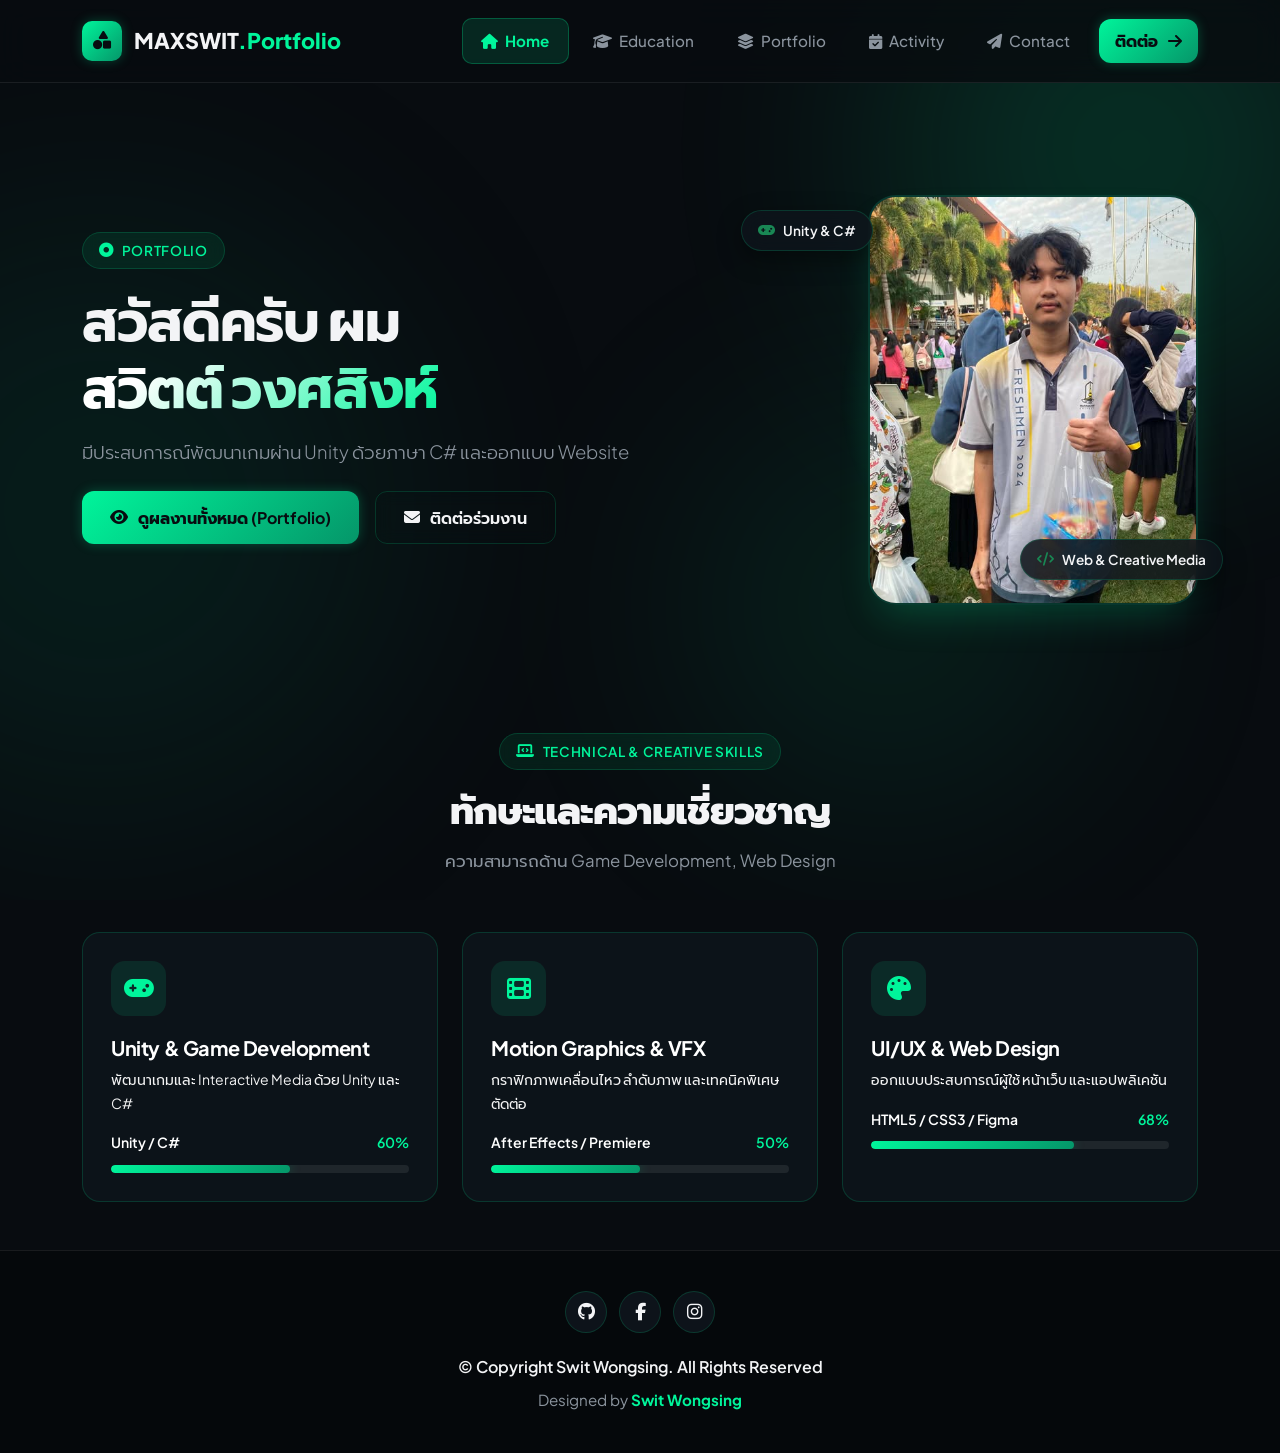
<file: index.html>
<!DOCTYPE html>
<html lang="th">
<head>
  <meta charset="UTF-8">
  <meta name="viewport" content="width=device-width, initial-scale=1.0">
  <title>Maxswit | Portfolio </title>
  <meta name="description" content="Portfolio ส่วนตัวสำหรับนักศึกษาสาขาสื่อนฤมิต (Creative Media) - 3D Art, Motion Graphics, UI/UX Design, Interactive Media">
  
  <!-- Bootstrap 5 CSS CDN -->
  <link href="https://cdn.jsdelivr.net/npm/bootstrap@5.3.3/dist/css/bootstrap.min.css" rel="stylesheet">
  
  <!-- Font Awesome 6 CDN -->
  <link rel="stylesheet" href="https://cdnjs.cloudflare.com/ajax/libs/font-awesome/6.5.2/css/all.min.css">
  
  <!-- Custom CSS -->
  <link rel="stylesheet" href="assets/css/style.css">
</head>
<body>

  <!-- Ambient Lighting Effects -->
  <div class="bg-ambient">
    <div class="ambient-blob blob-1"></div>
    <div class="ambient-blob blob-2"></div>
    <div class="ambient-blob blob-3"></div>
  </div>

  <!-- =========================================================================
       Navigation Bar
       ========================================================================= -->
  <nav class="navbar navbar-expand-lg navbar-dark navbar-custom sticky-top">
    <div class="container">
      <a class="navbar-brand" href="index.html">
        <div class="brand-icon">
          <i class="fas fa-shapes"></i>
        </div>
        <span>MAXSWIT<span class="green-highlight">.Portfolio</span></span>
      </a>

      <button class="navbar-toggler" type="button" data-bs-toggle="collapse" data-bs-target="#portfolioNav" aria-controls="portfolioNav" aria-expanded="false" aria-label="สลับแถบเมนู">
        <span class="navbar-toggler-icon"></span>
      </button>

      <div class="collapse navbar-collapse" id="portfolioNav">
        <ul class="navbar-nav ms-auto mb-2 mb-lg-0 align-items-lg-center">
          <li class="nav-item">
            <a class="nav-link active" href="index.html"><i class="fas fa-home me-1"></i> Home</a>
          </li>
          <li class="nav-item">
            <a class="nav-link" href="education.html"><i class="fas fa-graduation-cap me-1"></i> Education</a>
          </li>
          <li class="nav-item">
            <a class="nav-link" href="portfolio.html"><i class="fas fa-layer-group me-1"></i> Portfolio</a>
          </li>
          <li class="nav-item">
            <a class="nav-link" href="activity.html"><i class="fas fa-calendar-check me-1"></i> Activity</a>
          </li>
          <li class="nav-item">
            <a class="nav-link" href="contact.html"><i class="fas fa-paper-plane me-1"></i> Contact</a>
          </li>
          <li class="nav-item ms-lg-2 mt-2 mt-lg-0">
            <a href="contact.html" class="btn-creative-primary py-2 px-3 fs-6">
              <span>ติดต่อ</span>
              <i class="fas fa-arrow-right"></i>
            </a>
          </li>
        </ul>
      </div>
    </div>
  </nav>

  <!-- =========================================================================
       Hero Section (แนะนำตัวเอง & รูปตัวเอง)
       ========================================================================= -->
  <main>
    <section class="hero-section">
      <div class="container">
        <div class="row align-items-center g-5">
          <!-- Text Introduction Column -->
          <div class="col-lg-7 text-center text-lg-start">
            <div class="section-badge">
              <i class="fas fa-circle-dot fa-fade"></i> Portfolio
            </div>
            
            <h1 class="display-4 fw-bolder mb-3">
              สวัสดีครับ ผม <span class="gradient-text">สวิตต์ วงศสิงห์</span><br>
            </h1>
            
            <p class="lead mb-4">
              มีประสบการณ์พัฒนาเกมผ่าน Unity ด้วยภาษา C# และออกแบบ Website
            </p>

            <div class="d-flex flex-wrap gap-3 justify-content-center justify-content-lg-start mb-4">
              <a href="portfolio.html" class="btn-creative-primary">
                <i class="fas fa-eye"></i> ดูผลงานทั้งหมด (Portfolio)
              </a>
              <a href="contact.html" class="btn-creative-outline">
                <i class="fas fa-envelope"></i> ติดต่อร่วมงาน
              </a>
            </div>
          </div>

          <!-- Profile Image & Floating Cards Column (ฝั่งขวา) -->
          <div class="col-lg-5">
            <div class="hero-profile-wrapper ms-lg-auto justify-content-center justify-content-lg-end">
              <div class="profile-glow-ring"></div>
              
              <!-- Floating Creative Badges -->
              <div class="floating-pill pill-1">
                <i class="fas fa-gamepad text-success"></i> Unity &amp; C#
              </div>
              <div class="floating-pill pill-2">
                <i class="fas fa-code text-success"></i> Web &amp; Creative Media
              </div>

              <!-- Profile Card -->
              <div class="profile-card ms-lg-auto">
                <img src="assets/images/np.jpg" alt="รูปภาพโปรไฟล์ สวิตต์ วงศสิงห์" class="profile-img" onerror="this.onerror=null; this.src='assets/images/profile.svg';">
              </div>
            </div>
          </div>
        </div>
      </div>
    </section>

    <!-- =========================================================================
         Skills & Tools Section
         ========================================================================= -->
    <section class="py-5">
      <div class="container">
        <div class="section-header">
          <div class="section-badge"><i class="fas fa-laptop-code"></i> TECHNICAL &amp; CREATIVE SKILLS</div>
          <h2 class="section-title">ทักษะและความเชี่ยวชาญ</h2>
          <p class="section-subtitle">ความสามารถด้าน Game Development, Web Design </p>
        </div>

        <div class="row g-4 justify-content-center">
          <!-- Skill Card : Unity & Game Development (60%) -->
          <div class="col-lg-4 col-md-6">
            <div class="skill-card">
              <div class="skill-icon-box">
                <i class="fas fa-gamepad"></i>
              </div>
              <h5 class="mb-2 text-white">Unity &amp; Game Development</h5>
              <p class="text-white small mb-3">พัฒนาเกมและ Interactive Media ด้วย Unity และ C#</p>
              <div class="small fw-semibold text-white d-flex justify-content-between mb-1">
                <span>Unity / C#</span>
                <span class="green-highlight">60%</span>
              </div>
              <div class="progress-bar-custom">
                <div class="progress-bar-fill" style="width: 60%;"></div>
              </div>
            </div>
          </div>

          <!-- Skill Card : Motion Graphics & VFX (50%) -->
          <div class="col-lg-4 col-md-6">
            <div class="skill-card">
              <div class="skill-icon-box">
                <i class="fas fa-film"></i>
              </div>
              <h5 class="mb-2 text-white">Motion Graphics &amp; VFX</h5>
              <p class="text-white small mb-3">กราฟิกภาพเคลื่อนไหว ลำดับภาพ และเทคนิคพิเศษตัดต่อ</p>
              <div class="small fw-semibold text-white d-flex justify-content-between mb-1">
                <span>After Effects / Premiere</span>
                <span class="green-highlight">50%</span>
              </div>
              <div class="progress-bar-custom">
                <div class="progress-bar-fill" style="width: 50%;"></div>
              </div>
            </div>
          </div>

          <!-- Skill Card : UI/UX & Web (68%) -->
          <div class="col-lg-4 col-md-6">
            <div class="skill-card">
              <div class="skill-icon-box">
                <i class="fas fa-palette"></i>
              </div>
              <h5 class="mb-2 text-white">UI/UX &amp; Web Design</h5>
              <p class="text-white small mb-3">ออกแบบประสบการณ์ผู้ใช้ หน้าเว็บ และแอปพลิเคชัน</p>
              <div class="small fw-semibold text-white d-flex justify-content-between mb-1">
                <span>HTML5 / CSS3 / Figma</span>
                <span class="green-highlight">68%</span>
              </div>
              <div class="progress-bar-custom">
                <div class="progress-bar-fill" style="width: 68%;"></div>
              </div>
            </div>
          </div>
        </div>
      </div>
    </section>
  </main>

  <!-- =========================================================================
       Footer (จัดการและแก้ไขข้อความผ่านไฟล์ assets/js/main.js ได้ในที่เดียว)
       ========================================================================= -->
  <footer class="footer-custom" id="globalFooter">
    <div class="container">
      <p class="footer-copy">© 2026 My Portfolio</p>
      <p class="footer-designer">Designed by <span>Maxswit</span></p>
    </div>
  </footer>

  <!-- Back to top button -->
  <button id="backToTopBtn" class="back-to-top" aria-label="กลับสู่ด้านบน">
    <i class="fas fa-chevron-up"></i>
  </button>

  <!-- Bootstrap 5 JS Bundle CDN -->
  <script src="https://cdn.jsdelivr.net/npm/bootstrap@5.3.3/dist/js/bootstrap.bundle.min.js"></script>
  <!-- Custom JS -->
  <script src="assets/js/main.js"></script>
</body>
</html>
</file>
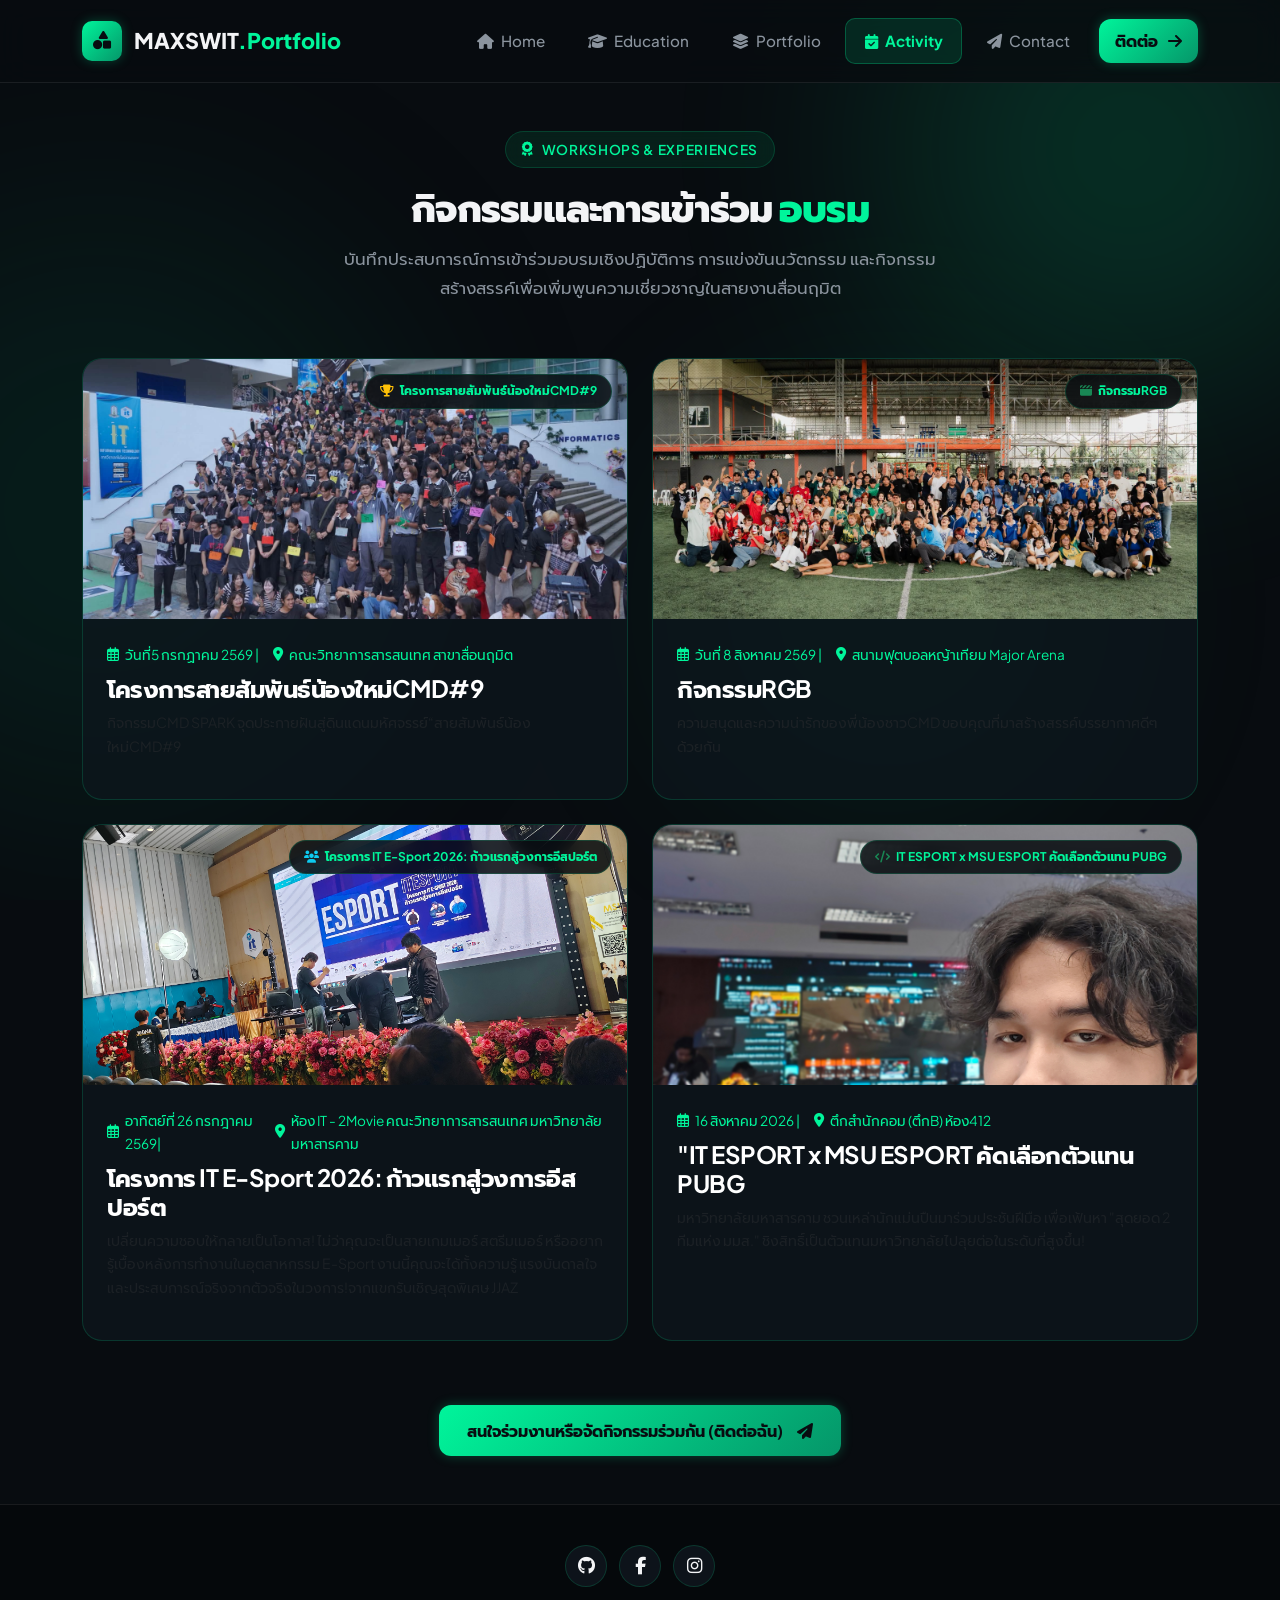
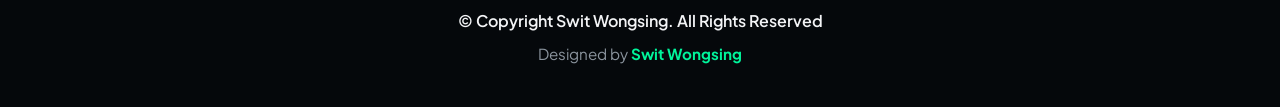
<file: activity.html>
<!DOCTYPE html>
<html lang="th">
<head>
  <meta charset="UTF-8">
  <meta name="viewport" content="width=device-width, initial-scale=1.0">
  <title>กิจกรรมและการอบรม (Activity) | Maxswit สื่อนฤมิต</title>
  <meta name="description" content="กิจกรรมการอบรม สัมมนา และการแข่งขันด้านสื่อนฤมิต (Creative Media) ของ Maxswit พร้อมภาพประกอบและการจัดวางเลย์เอาต์ที่สวยงาม">

  <!-- Bootstrap 5 CSS CDN -->
  <link href="https://cdn.jsdelivr.net/npm/bootstrap@5.3.3/dist/css/bootstrap.min.css" rel="stylesheet">

  <!-- Font Awesome 6 CDN -->
  <link rel="stylesheet" href="https://cdnjs.cloudflare.com/ajax/libs/font-awesome/6.5.2/css/all.min.css">

  <!-- Custom CSS -->
  <link rel="stylesheet" href="assets/css/style.css">
</head>
<body>

  <!-- Ambient Lighting Effects -->
  <div class="bg-ambient">
    <div class="ambient-blob blob-1"></div>
    <div class="ambient-blob blob-2"></div>
    <div class="ambient-blob blob-3"></div>
  </div>

  <!-- =========================================================================
       Navigation Bar
       ========================================================================= -->
  <nav class="navbar navbar-expand-lg navbar-dark navbar-custom sticky-top">
    <div class="container">
      <a class="navbar-brand" href="index.html">
        <div class="brand-icon">
          <i class="fas fa-shapes"></i>
        </div>
        <span>MAXSWIT<span class="green-highlight">.Portfolio</span></span>
      </a>

      <button class="navbar-toggler" type="button" data-bs-toggle="collapse" data-bs-target="#portfolioNav" aria-controls="portfolioNav" aria-expanded="false" aria-label="สลับแถบเมนู">
        <span class="navbar-toggler-icon"></span>
      </button>

      <div class="collapse navbar-collapse" id="portfolioNav">
        <ul class="navbar-nav ms-auto mb-2 mb-lg-0 align-items-lg-center">
          <li class="nav-item">
            <a class="nav-link" href="index.html"><i class="fas fa-home me-1"></i> Home</a>
          </li>
          <li class="nav-item">
            <a class="nav-link" href="education.html"><i class="fas fa-graduation-cap me-1"></i> Education</a>
          </li>
          <li class="nav-item">
            <a class="nav-link" href="portfolio.html"><i class="fas fa-layer-group me-1"></i> Portfolio</a>
          </li>
          <li class="nav-item">
            <a class="nav-link active" href="activity.html"><i class="fas fa-calendar-check me-1"></i> Activity</a>
          </li>
          <li class="nav-item">
            <a class="nav-link" href="contact.html"><i class="fas fa-paper-plane me-1"></i> Contact</a>
          </li>
          <li class="nav-item ms-lg-2 mt-2 mt-lg-0">
            <a href="contact.html" class="btn-creative-primary py-2 px-3 fs-6">
              <span>ติดต่อ</span>
              <i class="fas fa-arrow-right"></i>
            </a>
          </li>
        </ul>
      </div>
    </div>
  </nav>

  <!-- =========================================================================
       Main Content: Activities & Workshops
       ========================================================================= -->
  <main class="py-5">
    <div class="container">
      
      <!-- Page Header -->
      <div class="section-header">
        <div class="section-badge"><i class="fas fa-award"></i> WORKSHOPS &amp; EXPERIENCES</div>
        <h1 class="section-title">กิจกรรมและการเข้าร่วม <span class="green-highlight">อบรม</span></h1>
        <p class="section-subtitle">
          บันทึกประสบการณ์การเข้าร่วมอบรมเชิงปฏิบัติการ การแข่งขันนวัตกรรม และกิจกรรมสร้างสรรค์เพื่อเพิ่มพูนความเชี่ยวชาญในสายงานสื่อนฤมิต
        </p>
      </div>

      <!-- Activity Cards Grid Layout -->
      <div class="row g-4">

        <!-- Activity 1: Competition & Awards -->
        <div class="col-lg-6">
          <div class="activity-card position-relative">
            <div class="position-relative overflow-hidden" style="height: 260px; background: #0c151c;">
              <span class="activity-badge"><i class="fas fa-trophy text-warning me-1"></i> โครงการสายสัมพันธ์น้องใหม่CMD#9 </span>
              <img src="assets/images/rt.png" alt="โครงการสายสัมพันธ์น้องใหม่CMD#9 " class="w-100 h-100 object-fit-cover">
            </div>
            <div class="p-4 flex-grow-1 d-flex flex-direction-column justify-content-between">
              <div>
                <div class="activity-date">
                  <i class="far fa-calendar-alt"></i>วันที่5 กรกฏาคม 2569 | <i class="fas fa-map-marker-alt ms-2"></i> คณะวิทยาการสารสนเทศ สาขาสื่อนฤมิต
                </div>
                <h4 class="text-white mb-2">โครงการสายสัมพันธ์น้องใหม่CMD#9 </h4>
                <p class="text-muted small mb-3">
                  กิจกรรมCMD SPARK จุดประกายฝันสู่ดินแดนมหัศจรรย์“สายสัมพันธ์น้องใหม่CMD#9
                
              </div>
              
            </div>
          </div>
        </div>

        <!-- Activity 2: Unreal Engine 5 Masterclass -->
        <div class="col-lg-6">
          <div class="activity-card position-relative">
            <div class="position-relative overflow-hidden" style="height: 260px; background: #0c151c;">
              <span class="activity-badge"><i class="fas fa-clapperboard text-success me-1"></i> กิจกรรมRGB</span>
              <img src="assets/images/rgb.png" alt="ภาพกิจกรรมRGB" class="w-100 h-100 object-fit-cover">
            </div>
            <div class="p-4 flex-grow-1 d-flex flex-direction-column justify-content-between">
              <div>
                <div class="activity-date">
                  <i class="far fa-calendar-alt"></i>  วันที่ 8 สิงหาคม 2569 | <i class="fas fa-map-marker-alt ms-2"></i>  สนามฟุตบอลหญ้าเทียม Major Arena
                </div>
                <h4 class="text-white mb-2">กิจกรรมRGB</h4>
                <p class="text-muted small mb-3">
                  ความสนุดและความน่ารักของพี่น้องชาวCMD ขอบคุณที่มาสร้างสรรค์บรรยากาศดีๆด้วยกัน
                </p>
                
              </div>
              
            </div>
          </div>
        </div>

        <!-- Activity 3: Digital Media Trends Seminar -->
        <div class="col-lg-6">
          <div class="activity-card position-relative">
            <div class="position-relative overflow-hidden" style="height: 260px; background: #0c151c;">
              <span class="activity-badge"><i class="fas fa-users text-info me-1"></i> โครงการ IT E-Sport 2026: ก้าวแรกสู่วงการอีสปอร์ต</span>
              <img src="assets/images/itesp.jpg" alt="ภาพสัมมนา Digital Media Trends 2026" class="w-100 h-100 object-fit-cover">
            </div>
            <div class="p-4 flex-grow-1 d-flex flex-direction-column justify-content-between">
              <div>
                <div class="activity-date">
                  <i class="far fa-calendar-alt"></i> อาทิตย์ที่ 26 กรกฎาคม 2569| <i class="fas fa-map-marker-alt ms-2"></i>  ห้อง IT - 2Movie คณะวิทยาการสารสนเทศ มหาวิทยาลัยมหาสารคาม
                </div>
                <h4 class="text-white mb-2">โครงการ IT E-Sport 2026: ก้าวแรกสู่วงการอีสปอร์ต</h4>
                <p class="text-muted small mb-3">
                 เปลี่ยนความชอบให้กลายเป็นโอกาส! ไม่ว่าคุณจะเป็นสายเกมเมอร์ สตรีมเมอร์ หรืออยากรู้เบื้องหลังการทำงานในอุตสาหกรรม E-Sport งานนี้คุณจะได้ทั้งความรู้ แรงบันดาลใจ และประสบการณ์จริงจากตัวจริงในวงการ!จากแขกรับเชิญสุดพิเศษ JJAZ
                </p>
                
              </div>
             
            </div>
          </div>
        </div>

        <!-- Activity 4: Global Game Jam -->
        <div class="col-lg-6">
          <div class="activity-card position-relative">
            <div class="position-relative overflow-hidden" style="height: 260px; background: #0c151c;">
              <span class="activity-badge"><i class="fas fa-code text-success me-1"></i> IT ESPORT x MSU ESPORT คัดเลือกตัวแทน PUBG</span>
              <img src="assets/images/pug.jpg" alt="ภาพกิจกรรม 48-Hour Global Game Jam" class="w-100 h-100 object-fit-cover">
            </div>
            <div class="p-4 flex-grow-1 d-flex flex-direction-column justify-content-between">
              <div>
                <div class="activity-date">
                  <i class="far fa-calendar-alt"></i> 16 สิงหาคม 2026 | <i class="fas fa-map-marker-alt ms-2"></i> ตึกสำนักคอม (ตึกB) ห้อง412 
                </div>
                <h4 class="text-white mb-2">"IT ESPORT x MSU ESPORT คัดเลือกตัวแทน PUBG</h4>
                <p class="text-muted small mb-3">
                 มหาวิทยาลัยมหาสารคาม ชวนเหล่านักแม่นปืนมาร่วมประชันฝีมือ เพื่อเฟ้นหา "สุดยอด 2 ทีมแห่ง มมส." ชิงสิทธิ์เป็นตัวแทนมหาวิทยาลัยไปลุยต่อในระดับที่สูงขึ้น!
                </p>
                
              </div>
              
            </div>
          </div>
        </div>

      </div>

     
          
         
            </div>
          </div>
        </div>
      </div>

      <!-- Bottom CTA Banner -->
      <div class="text-center mt-5 pt-3">
        <a href="contact.html" class="btn-creative-primary">
          <span>สนใจร่วมงานหรือจัดกิจกรรมร่วมกัน (ติดต่อฉัน)</span>
          <i class="fas fa-paper-plane ms-1"></i>
        </a>
      </div>

    </div>
  </main>

  <!-- =========================================================================
       Footer (จัดการและแก้ไขข้อความผ่านไฟล์ assets/js/main.js ได้ในที่เดียว)
       ========================================================================= -->
  <footer class="footer-custom" id="globalFooter">
    <div class="container">
      <p class="footer-copy">© 2026 My Portfolio</p>
      <p class="footer-designer">Designed by <span>Maxswit</span></p>
    </div>
  </footer>

  <!-- Back to top button -->
  <button id="backToTopBtn" class="back-to-top" aria-label="กลับสู่ด้านบน">
    <i class="fas fa-chevron-up"></i>
  </button>

  <!-- Bootstrap 5 JS Bundle CDN -->
  <script src="https://cdn.jsdelivr.net/npm/bootstrap@5.3.3/dist/js/bootstrap.bundle.min.js"></script>
  <!-- Custom JS -->
  <script src="assets/js/main.js"></script>
</body>
</html>
</file>
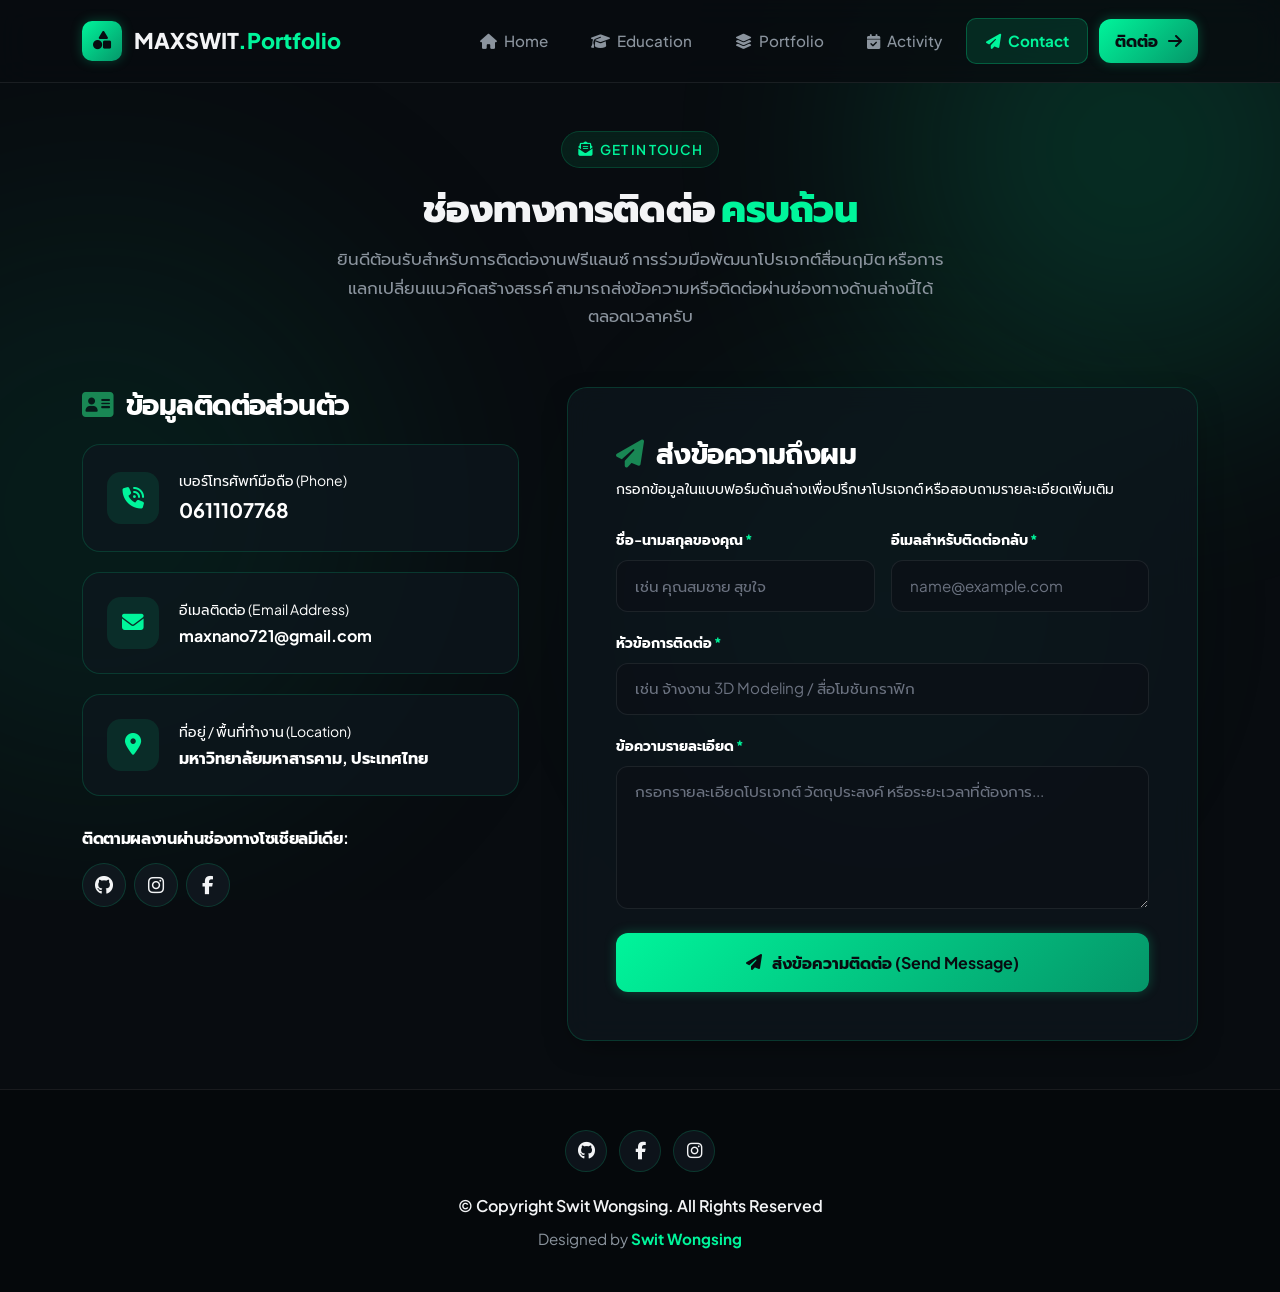
<file: contact.html>
<!DOCTYPE html>
<html lang="th">
<head>
  <meta charset="UTF-8">
  <meta name="viewport" content="width=device-width, initial-scale=1.0">
  <title>ติดต่อเรา (Contact) | Maxswit สื่อนฤมิต</title>
  <meta name="description" content="ช่องทางการติดต่อ Maxswit นักศึกษาสาขาสื่อนฤมิต (Creative Media) - สำหรับงานฟรีแลนซ์ โปรเจกต์สร้างสรรค์ หรือการร่วมงาน">

  <!-- Bootstrap 5 CSS CDN -->
  <link href="https://cdn.jsdelivr.net/npm/bootstrap@5.3.3/dist/css/bootstrap.min.css" rel="stylesheet">

  <!-- Font Awesome 6 CDN -->
  <link rel="stylesheet" href="https://cdnjs.cloudflare.com/ajax/libs/font-awesome/6.5.2/css/all.min.css">

  <!-- Custom CSS -->
  <link rel="stylesheet" href="assets/css/style.css">
</head>
<body>

  <!-- Ambient Lighting Effects -->
  <div class="bg-ambient">
    <div class="ambient-blob blob-1"></div>
    <div class="ambient-blob blob-2"></div>
    <div class="ambient-blob blob-3"></div>
  </div>

  <!-- =========================================================================
       Navigation Bar
       ========================================================================= -->
  <nav class="navbar navbar-expand-lg navbar-dark navbar-custom sticky-top">
    <div class="container">
      <a class="navbar-brand" href="index.html">
        <div class="brand-icon">
          <i class="fas fa-shapes"></i>
        </div>
        <span>MAXSWIT<span class="green-highlight">.Portfolio</span></span>
      </a>

      <button class="navbar-toggler" type="button" data-bs-toggle="collapse" data-bs-target="#portfolioNav" aria-controls="portfolioNav" aria-expanded="false" aria-label="สลับแถบเมนู">
        <span class="navbar-toggler-icon"></span>
      </button>

      <div class="collapse navbar-collapse" id="portfolioNav">
        <ul class="navbar-nav ms-auto mb-2 mb-lg-0 align-items-lg-center">
          <li class="nav-item">
            <a class="nav-link" href="index.html"><i class="fas fa-home me-1"></i> Home</a>
          </li>
          <li class="nav-item">
            <a class="nav-link" href="education.html"><i class="fas fa-graduation-cap me-1"></i> Education</a>
          </li>
          <li class="nav-item">
            <a class="nav-link" href="portfolio.html"><i class="fas fa-layer-group me-1"></i> Portfolio</a>
          </li>
          <li class="nav-item">
            <a class="nav-link" href="activity.html"><i class="fas fa-calendar-check me-1"></i> Activity</a>
          </li>
          <li class="nav-item">
            <a class="nav-link active" href="contact.html"><i class="fas fa-paper-plane me-1"></i> Contact</a>
          </li>
          <li class="nav-item ms-lg-2 mt-2 mt-lg-0">
            <a href="contact.html" class="btn-creative-primary py-2 px-3 fs-6">
              <span>ติดต่อ</span>
              <i class="fas fa-arrow-right"></i>
            </a>
          </li>
        </ul>
      </div>
    </div>
  </nav>

  <!-- =========================================================================
       Main Content: Contact Me
       ========================================================================= -->
  <main class="py-5">
    <div class="container">
      
      <!-- Page Header -->
      <div class="section-header">
        <div class="section-badge"><i class="fas fa-envelope-open-text"></i> GET IN TOUCH</div>
        <h1 class="section-title">ช่องทางการติดต่อ <span class="green-highlight">ครบถ้วน</span></h1>
        <p class="section-subtitle">
          ยินดีต้อนรับสำหรับการติดต่องานฟรีแลนซ์ การร่วมมือพัฒนาโปรเจกต์สื่อนฤมิต หรือการแลกเปลี่ยนแนวคิดสร้างสรรค์ สามารถส่งข้อความหรือติดต่อผ่านช่องทางด้านล่างนี้ได้ตลอดเวลาครับ
        </p>
      </div>

      <div class="row g-5">
        
        <!-- Column 1: Contact Information & Social Profiles -->
        <div class="col-lg-5">
          <h3 class="text-white mb-4"><i class="fas fa-address-card text-success me-2"></i> ข้อมูลติดต่อส่วนตัว</h3>
          
          <!-- Contact Card 1: Phone -->
          <div class="contact-info-card">
            <div class="contact-icon-box">
              <i class="fas fa-phone-volume"></i>
            </div>
            <div>
              <span class="text-white small d-block">เบอร์โทรศัพท์มือถือ (Phone)</span>
              <a href="tel:0891234567" class="text-white fw-bold text-decoration-none fs-5 hover-green">0611107768</a>
            </div>
          </div>

          <!-- Contact Card 2: Email -->
          <div class="contact-info-card">
            <div class="contact-icon-box">
              <i class="fas fa-envelope"></i>
            </div>
            <div>
              <span class="text-white small d-block">อีเมลติดต่อ (Email Address)</span>
              <a href="mailto:maxnano721@gmail.com" class="text-white fw-bold text-decoration-none fs-6 hover-green">maxnano721@gmail.com</a>
            </div>
          </div>


          <!-- Contact Card 4: Location -->
          <div class="contact-info-card">
            <div class="contact-icon-box">
              <i class="fas fa-location-dot"></i>
            </div>
            <div>
              <span class="text-white small d-block">ที่อยู่ / พื้นที่ทำงาน (Location)</span>
              <span class="text-white fw-bold fs-6">มหาวิทยาลัยมหาสารคาม, ประเทศไทย </span>
            </div>
          </div>


          <!-- Social Media Links -->
          <div class="mt-4 pt-2">
            <h6 class="text-white mb-3">ติดตามผลงานผ่านช่องทางโซเชียลมีเดีย:</h6>
            <div class="d-flex flex-wrap gap-2">
              <a href="https://github.com/switt71" target="_blank" rel="noopener noreferrer" class="social-circle-btn" title="GitHub"><i class="fab fa-github"></i></a>
              <a href="https://www.instagram.com/swswitt/?hl=en" target="_blank" rel="noopener noreferrer" class="social-circle-btn" title="Instagram"><i class="fab fa-instagram"></i></a>
              <a href="https://www.facebook.com/Max.Sswit.7148" target="_blank" rel="noopener noreferrer" class="social-circle-btn" title="Facebook"><i class="fab fa-facebook-f"></i></a>
            </div>
          </div>
        </div>

        <!-- Column 2: Contact Form -->
        <div class="col-lg-7">
          <div class="glass-card p-4 p-md-5">
            <h3 class="text-white mb-2"><i class="fas fa-paper-plane text-success me-2"></i> ส่งข้อความถึงผม</h3>
            <p class="text-white small mb-4">กรอกข้อมูลในแบบฟอร์มด้านล่างเพื่อปรึกษาโปรเจกต์ หรือสอบถามรายละเอียดเพิ่มเติม</p>

            <!-- Success Alert (Shown via JS upon form submission) -->
            <div class="alert alert-success d-none mb-4 bg-dark text-success border border-success rounded-3" id="formSuccessAlert" role="alert">
              <i class="fas fa-check-circle me-2"></i> <strong>ส่งข้อความเรียบร้อยแล้ว!</strong> ขอบคุณที่ติดต่อเข้ามาครับ ผมจะติดต่อกลับไปยังอีเมลของคุณโดยเร็วที่สุด
            </div>

            <form id="contactForm">
              <div class="row g-3">
                <div class="col-md-6">
                  <label for="senderName" class="form-label text-white small fw-bold">ชื่อ-นามสกุลของคุณ <span class="green-highlight">*</span></label>
                  <input type="text" class="form-control form-control-custom" id="senderName" placeholder="เช่น คุณสมชาย สุขใจ" required>
                </div>
                <div class="col-md-6">
                  <label for="senderEmail" class="form-label text-white small fw-bold">อีเมลสำหรับติดต่อกลับ <span class="green-highlight">*</span></label>
                  <input type="email" class="form-control form-control-custom" id="senderEmail" placeholder="name@example.com" required>
                </div>
                <div class="col-12">
                  <label for="senderSubject" class="form-label text-white small fw-bold">หัวข้อการติดต่อ <span class="green-highlight">*</span></label>
                  <input type="text" class="form-control form-control-custom" id="senderSubject" placeholder="เช่น จ้างงาน 3D Modeling / สื่อโมชันกราฟิก" required>
                </div>
               
                <div class="col-12">
                  <label for="senderMessage" class="form-label text-white small fw-bold">ข้อความรายละเอียด <span class="green-highlight">*</span></label>
                  <textarea class="form-control form-control-custom" id="senderMessage" rows="5" placeholder="กรอกรายละเอียดโปรเจกต์ วัตถุประสงค์ หรือระยะเวลาที่ต้องการ..." required></textarea>
                </div>
                <div class="col-12 pt-2">
                  <button type="submit" class="btn-creative-primary w-100 justify-content-center py-3">
                    <i class="fas fa-paper-plane"></i>
                    <span>ส่งข้อความติดต่อ (Send Message)</span>
                  </button>
                </div>
              </div>
            </form>
          </div>
        </div>

      </div>

    </div>
  </main>

  <!-- =========================================================================
       Footer (จัดการและแก้ไขข้อความผ่านไฟล์ assets/js/main.js ได้ในที่เดียว)
       ========================================================================= -->
  <footer class="footer-custom" id="globalFooter">
    <div class="container">
      <p class="footer-copy">© 2026 My Portfolio</p>
      <p class="footer-designer">Designed by <span>Maxswit</span></p>
    </div>
  </footer>

  <!-- Back to top button -->
  <button id="backToTopBtn" class="back-to-top" aria-label="กลับสู่ด้านบน">
    <i class="fas fa-chevron-up"></i>
  </button>

  <!-- Bootstrap 5 JS Bundle CDN -->
  <script src="https://cdn.jsdelivr.net/npm/bootstrap@5.3.3/dist/js/bootstrap.bundle.min.js"></script>
  <!-- Custom JS -->
  <script src="assets/js/main.js"></script>
</body>
</html>
</file>
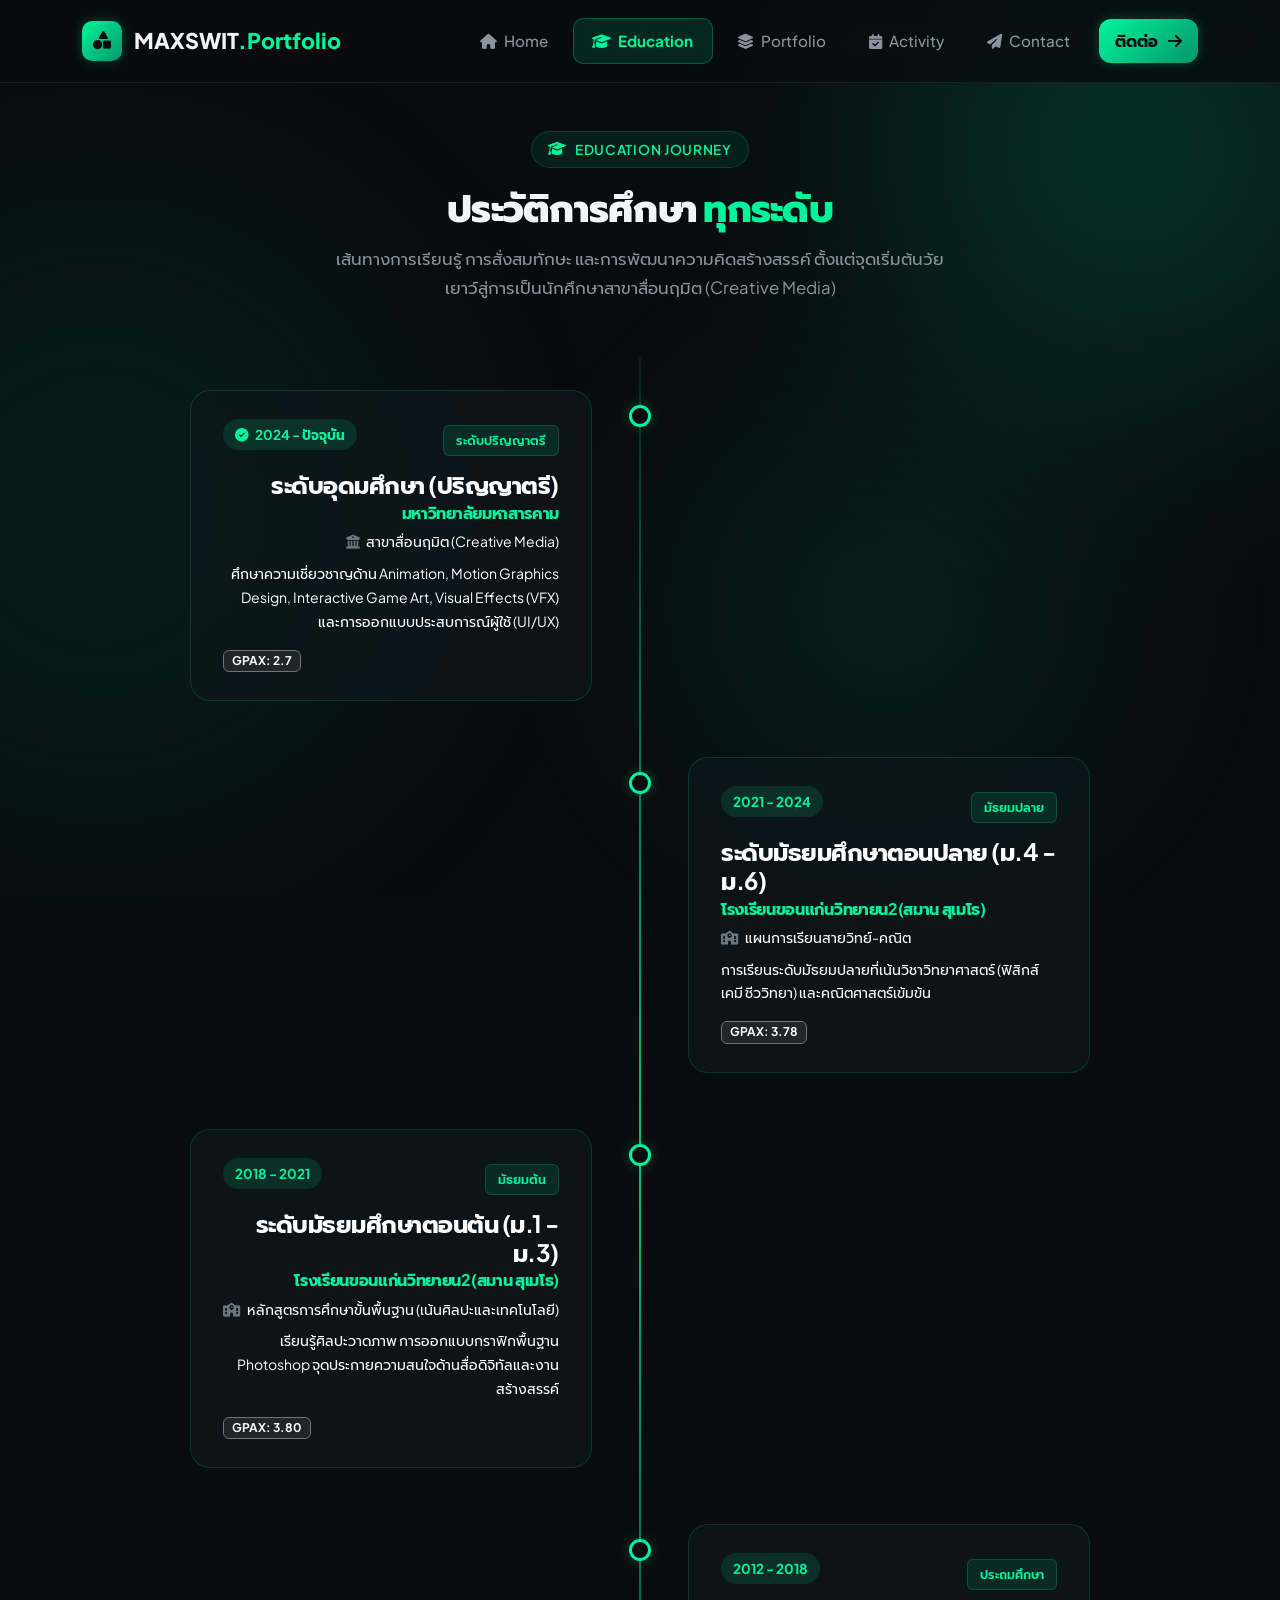
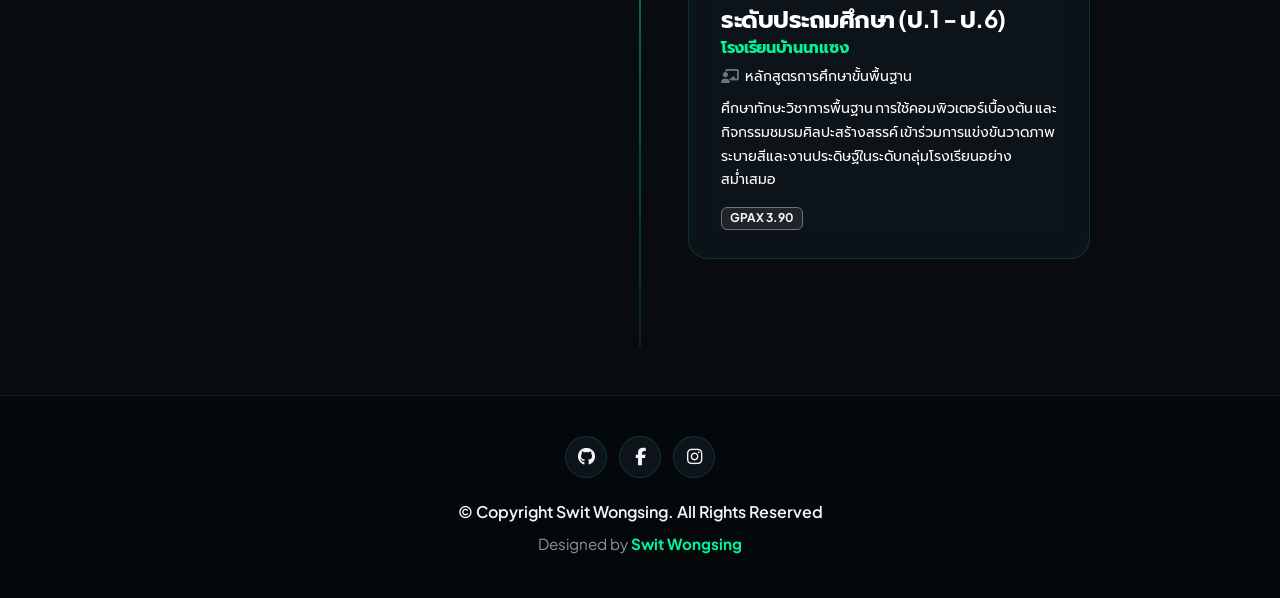
<file: education.html>
<!DOCTYPE html>
<html lang="th">
<head>
  <meta charset="UTF-8">
  <meta name="viewport" content="width=device-width, initial-scale=1.0">
  <title>ประวัติการศึกษา (Education) | Maxswit Portfolio</title>
  <meta name="description" content="ประวัติการศึกษาทุกระดับของ Maxswit นักศึกษาสาขาสื่อนฤมิต (Creative Media) ตั้งแต่อนุบาลจนถึงระดับอุดมศึกษา">

  <!-- Bootstrap 5 CSS CDN -->
  <link href="https://cdn.jsdelivr.net/npm/bootstrap@5.3.3/dist/css/bootstrap.min.css" rel="stylesheet">

  <!-- Font Awesome 6 CDN -->
  <link rel="stylesheet" href="https://cdnjs.cloudflare.com/ajax/libs/font-awesome/6.5.2/css/all.min.css">

  <!-- Custom CSS -->
  <link rel="stylesheet" href="assets/css/style.css">
</head>
<body>

  <!-- Ambient Lighting Effects -->
  <div class="bg-ambient">
    <div class="ambient-blob blob-1"></div>
    <div class="ambient-blob blob-2"></div>
    <div class="ambient-blob blob-3"></div>
  </div>

  <!-- =========================================================================
       Navigation Bar
       ========================================================================= -->
  <nav class="navbar navbar-expand-lg navbar-dark navbar-custom sticky-top">
    <div class="container">
      <a class="navbar-brand" href="index.html">
        <div class="brand-icon">
          <i class="fas fa-shapes"></i>
        </div>
        <span>MAXSWIT<span class="green-highlight">.Portfolio</span></span>
      </a>

      <button class="navbar-toggler" type="button" data-bs-toggle="collapse" data-bs-target="#portfolioNav" aria-controls="portfolioNav" aria-expanded="false" aria-label="สลับแถบเมนู">
        <span class="navbar-toggler-icon"></span>
      </button>

      <div class="collapse navbar-collapse" id="portfolioNav">
        <ul class="navbar-nav ms-auto mb-2 mb-lg-0 align-items-lg-center">
          <li class="nav-item">
            <a class="nav-link" href="index.html"><i class="fas fa-home me-1"></i> Home</a>
          </li>
          <li class="nav-item">
            <a class="nav-link active" href="education.html"><i class="fas fa-graduation-cap me-1"></i> Education</a>
          </li>
          <li class="nav-item">
            <a class="nav-link" href="portfolio.html"><i class="fas fa-layer-group me-1"></i> Portfolio</a>
          </li>
          <li class="nav-item">
            <a class="nav-link" href="activity.html"><i class="fas fa-calendar-check me-1"></i> Activity</a>
          </li>
          <li class="nav-item">
            <a class="nav-link" href="contact.html"><i class="fas fa-paper-plane me-1"></i> Contact</a>
          </li>
          <li class="nav-item ms-lg-2 mt-2 mt-lg-0">
            <a href="contact.html" class="btn-creative-primary py-2 px-3 fs-6">
              <span>ติดต่อ</span>
              <i class="fas fa-arrow-right"></i>
            </a>
          </li>
        </ul>
      </div>
    </div>
  </nav>

  <!-- =========================================================================
       Main Content: Education Journey
       ========================================================================= -->
  <main class="py-5">
    <div class="container">
      
      <!-- Page Header -->
      <div class="section-header">
        <div class="section-badge"><i class="fas fa-graduation-cap"></i> EDUCATION JOURNEY</div>
        <h1 class="section-title">ประวัติการศึกษา <span class="green-highlight">ทุกระดับ</span></h1>
        <p class="section-subtitle">
          เส้นทางการเรียนรู้ การสั่งสมทักษะ และการพัฒนาความคิดสร้างสรรค์ ตั้งแต่จุดเริ่มต้นวัยเยาว์สู่การเป็นนักศึกษาสาขาสื่อนฤมิต (Creative Media)
        </p>
      </div>

      <!-- Education Timeline -->
      <div class="timeline">

        <!-- 1. ระดับอุดมศึกษา (ปัจจุบัน) -->
        <div class="timeline-item">
          <div class="timeline-dot"></div>
          <div class="timeline-content">
            <div class="d-flex align-items-center justify-content-between mb-2">
              <span class="timeline-year"><i class="fas fa-circle-check me-1"></i> 2024 - ปัจจุบัน</span>
              <span class="tag-badge">ระดับปริญญาตรี</span>
            </div>
            <h4 class="text-white mb-1">ระดับอุดมศึกษา (ปริญญาตรี)</h4>
            <h6 class="green-highlight mb-2">มหาวิทยาลัยมหาสารคาม</h6>
            <p class="text-white small mb-2"><i class="fas fa-university me-1 text-secondary"></i> สาขาสื่อนฤมิต (Creative Media)</p>
            <p class="text-white small mb-3">
              ศึกษาความเชี่ยวชาญด้าน  Animation, Motion Graphics Design, Interactive Game Art, Visual Effects (VFX) และการออกแบบประสบการณ์ผู้ใช้ (UI/UX) 
            </p>
            <div class="d-flex flex-wrap gap-1">
              <span class="badge bg-dark border border-secondary text-light">GPAX: 2.7</span>
              
            </div>
          </div>
        </div>

        <!-- 2. ระดับมัธยมศึกษาตอนปลาย -->
        <div class="timeline-item">
          <div class="timeline-dot"></div>
          <div class="timeline-content">
            <div class="d-flex align-items-center justify-content-between mb-2">
              <span class="timeline-year">2021 - 2024</span>
              <span class="tag-badge">มัธยมปลาย</span>
            </div>
            <h4 class="text-white mb-1">ระดับมัธยมศึกษาตอนปลาย (ม.4 - ม.6)</h4>
            <h6 class="green-highlight mb-2">โรงเรียนขอนแก่นวิทยายน2(สมาน สุเมโธ) </h6>
            <p class="text-white small mb-2"><i class="fas fa-school me-1 text-secondary"></i> แผนการเรียนสายวิทย์-คณิต</p>
            <p class="text-white small mb-3">
             การเรียนระดับมัธยมปลายที่เน้นวิชาวิทยาศาสตร์ (ฟิสิกส์ เคมี ชีววิทยา) และคณิตศาสตร์เข้มข้น
            </p>
            <div class="d-flex flex-wrap gap-1">
              <span class="badge bg-dark border border-secondary text-light">GPAX: 3.78</span>
              
            </div>
          </div>
        </div>

        <!-- 3. ระดับมัธยมศึกษาตอนต้น -->
        <div class="timeline-item">
          <div class="timeline-dot"></div>
          <div class="timeline-content">
            <div class="d-flex align-items-center justify-content-between mb-2">
              <span class="timeline-year">2018 - 2021</span>
              <span class="tag-badge">มัธยมต้น</span>
            </div>
            <h4 class="text-white mb-1">ระดับมัธยมศึกษาตอนต้น (ม.1 - ม.3)</h4>
            <h6 class="green-highlight mb-2">โรงเรียนขอนแก่นวิทยายน2(สมาน สุเมโธ)</h6>
            <p class="text-white small mb-2"><i class="fas fa-school me-1 text-secondary"></i> หลักสูตรการศึกษาขั้นพื้นฐาน (เน้นศิลปะและเทคโนโลยี)</p>
            <p class="text-white small mb-3">
              เรียนรู้ศิลปะวาดภาพ การออกแบบกราฟิกพื้นฐาน Photoshop  จุดประกายความสนใจด้านสื่อดิจิทัลและงานสร้างสรรค์
            </p>
            <div class="d-flex flex-wrap gap-1">
              <span class="badge bg-dark border border-secondary text-light">GPAX: 3.80</span>
              
            </div>
          </div>
        </div>

        <!-- 4. ระดับประถมศึกษา -->
        <div class="timeline-item">
          <div class="timeline-dot"></div>
          <div class="timeline-content">
            <div class="d-flex align-items-center justify-content-between mb-2">
              <span class="timeline-year">2012 - 2018</span>
              <span class="tag-badge">ประถมศึกษา</span>
            </div>
            <h4 class="text-white mb-1">ระดับประถมศึกษา (ป.1 - ป.6)</h4>
            <h6 class="green-highlight mb-2">โรงเรียนบ้านนาแซง</h6>
            <p class="text-white small mb-2"><i class="fas fa-chalkboard-user me-1 text-secondary"></i> หลักสูตรการศึกษาขั้นพื้นฐาน</p>
            <p class="text-white small mb-3">
              ศึกษาทักษะวิชาการพื้นฐาน การใช้คอมพิวเตอร์เบื้องต้น และกิจกรรมชมรมศิลปะสร้างสรรค์ เข้าร่วมการแข่งขันวาดภาพระบายสีและงานประดิษฐ์ในระดับกลุ่มโรงเรียนอย่างสม่ำเสมอ
            </p>
            <div class="d-flex flex-wrap gap-1">
              <span class="badge bg-dark border border-secondary text-light">GPAX 3.90</span>
              
            </div>
          </div>
        </div>

      </div>

    

    </div>
  </main>

  <!-- =========================================================================
       Footer (จัดการและแก้ไขข้อความผ่านไฟล์ assets/js/main.js ได้ในที่เดียว)
       ========================================================================= -->
  <footer class="footer-custom" id="globalFooter">
    <div class="container">
      <p class="footer-copy">© 2026 My Portfolio</p>
      <p class="footer-designer">Designed by <span>Maxswit</span></p>
    </div>
  </footer>

  <!-- Back to top button -->
  <button id="backToTopBtn" class="back-to-top" aria-label="กลับสู่ด้านบน">
    <i class="fas fa-chevron-up"></i>
  </button>

  <!-- Bootstrap 5 JS Bundle CDN -->
  <script src="https://cdn.jsdelivr.net/npm/bootstrap@5.3.3/dist/js/bootstrap.bundle.min.js"></script>
  <!-- Custom JS -->
  <script src="assets/js/main.js"></script>
</body>
</html>
</file>
<file: assets/css/style.css>
/* ==========================================================================
   PORTFOLIO - CREATIVE MEDIA (สื่อนฤมิต)
   Theme: Modern Dark & Neon Green (Glassmorphism & Gradient)
   Author: Maxswit
   Year: 2026
   ========================================================================== */

/* --------------------------------------------------------------------------
   1. Google Fonts & CSS Variables
   -------------------------------------------------------------------------- */
@import url('https://fonts.googleapis.com/css2?family=Plus+Jakarta+Sans:wght@300;400;500;600;700;800&family=Prompt:wght@300;400;500;600;700&display=swap');

:root {
  /* Color Palette */
  --bg-dark: #080c10;
  --bg-dark-secondary: #0d131a;
  --bg-card: rgba(15, 23, 30, 0.72);
  --bg-card-hover: rgba(20, 32, 42, 0.88);
  --bg-glass: rgba(18, 28, 38, 0.45);
  
  /* Accent Green & Gradients */
  --accent-green: #00f59b;
  --accent-green-rgb: 0, 245, 155;
  --accent-emerald: #10b981;
  --accent-mint: #6ee7b7;
  --accent-glow: 0 0 24px rgba(0, 245, 155, 0.4);
  --accent-glow-sm: 0 0 12px rgba(0, 245, 155, 0.25);
  
  --gradient-green: linear-gradient(135deg, #00f59b 0%, #059669 100%);
  --gradient-text: linear-gradient(135deg, #ffffff 20%, #00f59b 100%);
  --gradient-dark: linear-gradient(180deg, #080c10 0%, #0d131a 100%);

  /* Border & Glass */
  --border-glass: rgba(0, 245, 155, 0.16);
  --border-glass-hover: rgba(0, 245, 155, 0.55);
  --border-subtle: rgba(255, 255, 255, 0.08);

  /* Typography */
  --font-main: 'Plus Jakarta Sans', 'Prompt', -apple-system, BlinkMacSystemFont, sans-serif;
  --text-main: #f3f4f6;
  --text-body: #d1d5db;
  --text-muted: #8b949e;
  
  /* Transitions & Shadows */
  --transition: all 0.3s cubic-bezier(0.4, 0, 0.2, 1);
  --shadow-card: 0 10px 30px -10px rgba(0, 0, 0, 0.5);
  --shadow-hover: 0 20px 40px -15px rgba(0, 245, 155, 0.25);
}

/* --------------------------------------------------------------------------
   2. Reset & Global Styles
   -------------------------------------------------------------------------- */
* {
  margin: 0;
  padding: 0;
  box-sizing: border-box;
}

html {
  scroll-behavior: smooth;
}

body {
  font-family: var(--font-main);
  background-color: var(--bg-dark);
  color: var(--text-body);
  line-height: 1.7;
  overflow-x: hidden;
  position: relative;
  min-height: 100vh;
  display: flex;
  flex-direction: column;
}

main {
  flex: 1 0 auto;
}

/* Background Ambient Lighting Effect */
.bg-ambient {
  position: fixed;
  top: 0;
  left: 0;
  width: 100%;
  height: 100%;
  pointer-events: none;
  z-index: -1;
  overflow: hidden;
}

.ambient-blob {
  position: absolute;
  filter: blur(120px);
  border-radius: 50%;
  opacity: 0.15;
  animation: floatAmbient 18s ease-in-out infinite alternate;
}

.blob-1 {
  width: 500px;
  height: 500px;
  background: var(--accent-green);
  top: -100px;
  right: -100px;
}

.blob-2 {
  width: 600px;
  height: 600px;
  background: #047857;
  bottom: 10%;
  left: -200px;
  animation-duration: 22s;
}

.blob-3 {
  width: 400px;
  height: 400px;
  background: #00d287;
  top: 45%;
  right: 15%;
  opacity: 0.1;
  animation-duration: 15s;
}

@keyframes floatAmbient {
  0% { transform: translate(0, 0) scale(1); }
  50% { transform: translate(40px, -30px) scale(1.08); }
  100% { transform: translate(-30px, 40px) scale(0.95); }
}

/* Custom Scrollbar */
::-webkit-scrollbar {
  width: 10px;
}

::-webkit-scrollbar-track {
  background: var(--bg-dark);
}

::-webkit-scrollbar-thumb {
  background: #1f2c38;
  border-radius: 5px;
  border: 2px solid var(--bg-dark);
}

::-webkit-scrollbar-thumb:hover {
  background: var(--accent-green);
}

/* Typography Utilities */
h1, h2, h3, h4, h5, h6 {
  color: var(--text-main);
  font-weight: 700;
  letter-spacing: -0.02em;
}

.gradient-text {
  background: var(--gradient-text);
  -webkit-background-clip: text;
  -webkit-text-fill-color: transparent;
  display: inline-block;
}

.green-highlight {
  color: var(--accent-green);
}

p.lead {
  color: var(--text-muted);
  font-size: 1.15rem;
}

/* Section Header Component */
.section-header {
  margin-bottom: 3.5rem;
  text-align: center;
}

.section-badge {
  display: inline-flex;
  align-items: center;
  gap: 8px;
  padding: 6px 16px;
  background: rgba(0, 245, 155, 0.08);
  border: 1px solid var(--border-glass);
  border-radius: 999px;
  color: var(--accent-green);
  font-size: 0.85rem;
  font-weight: 600;
  letter-spacing: 0.05em;
  text-transform: uppercase;
  margin-bottom: 1rem;
  backdrop-filter: blur(8px);
}

.section-badge i {
  font-size: 0.9rem;
}

.section-title {
  font-size: 2.35rem;
  font-weight: 800;
  margin-bottom: 1rem;
}

.section-subtitle {
  color: var(--text-muted);
  max-width: 620px;
  margin: 0 auto;
  font-size: 1.05rem;
}

/* --------------------------------------------------------------------------
   3. Glassmorphism Card System
   -------------------------------------------------------------------------- */
.glass-card {
  background: var(--bg-card);
  backdrop-filter: blur(14px);
  -webkit-backdrop-filter: blur(14px);
  border: 1px solid var(--border-glass);
  border-radius: 20px;
  padding: 2rem;
  transition: var(--transition);
  box-shadow: var(--shadow-card);
  position: relative;
  overflow: hidden;
}

.glass-card::before {
  content: '';
  position: absolute;
  top: 0;
  left: 0;
  width: 100%;
  height: 100%;
  background: radial-gradient(circle at top right, rgba(0, 245, 155, 0.06), transparent 60%);
  pointer-events: none;
  opacity: 0;
  transition: var(--transition);
}

.glass-card:hover {
  transform: translateY(-6px);
  border-color: var(--border-glass-hover);
  box-shadow: var(--shadow-hover);
}

.glass-card:hover::before {
  opacity: 1;
}

/* --------------------------------------------------------------------------
   4. Buttons & Badges
   -------------------------------------------------------------------------- */
.btn-creative-primary {
  background: var(--gradient-green);
  color: #080c10;
  font-weight: 700;
  padding: 0.75rem 1.75rem;
  border-radius: 12px;
  border: none;
  transition: var(--transition);
  display: inline-flex;
  align-items: center;
  gap: 10px;
  text-decoration: none;
  box-shadow: var(--accent-glow-sm);
}

.btn-creative-primary:hover {
  background: linear-gradient(135deg, #10fba6 0%, #047857 100%);
  color: #05080c;
  transform: translateY(-2px);
  box-shadow: var(--accent-glow);
}

.btn-creative-outline {
  background: transparent;
  color: var(--text-main);
  font-weight: 600;
  padding: 0.75rem 1.75rem;
  border-radius: 12px;
  border: 1px solid var(--border-glass);
  transition: var(--transition);
  display: inline-flex;
  align-items: center;
  gap: 10px;
  text-decoration: none;
  backdrop-filter: blur(8px);
}

.btn-creative-outline:hover {
  background: rgba(0, 245, 155, 0.1);
  color: var(--accent-green);
  border-color: var(--accent-green);
  transform: translateY(-2px);
}

.tag-badge {
  display: inline-block;
  padding: 4px 12px;
  border-radius: 6px;
  font-size: 0.78rem;
  font-weight: 600;
  background: rgba(0, 245, 155, 0.1);
  color: var(--accent-green);
  border: 1px solid rgba(0, 245, 155, 0.2);
}

/* --------------------------------------------------------------------------
   5. Navigation Bar
   -------------------------------------------------------------------------- */
.navbar-custom {
  background: rgba(8, 12, 16, 0.85);
  backdrop-filter: blur(16px);
  -webkit-backdrop-filter: blur(16px);
  border-bottom: 1px solid var(--border-subtle);
  padding: 1rem 0;
  transition: var(--transition);
  z-index: 1030;
}

.navbar-custom.scrolled {
  padding: 0.75rem 0;
  background: rgba(8, 12, 16, 0.95);
  border-bottom-color: var(--border-glass);
  box-shadow: 0 10px 25px rgba(0, 0, 0, 0.6);
}

.navbar-brand {
  display: flex;
  align-items: center;
  gap: 12px;
  font-weight: 800;
  font-size: 1.35rem;
  color: var(--text-main) !important;
  text-decoration: none;
}

.brand-icon {
  width: 40px;
  height: 40px;
  background: var(--gradient-green);
  border-radius: 10px;
  display: flex;
  align-items: center;
  justify-content: center;
  color: #080c10;
  font-size: 1.15rem;
  box-shadow: var(--accent-glow-sm);
  transition: var(--transition);
}

.navbar-brand:hover .brand-icon {
  transform: rotate(10deg) scale(1.05);
}

.navbar-nav .nav-link {
  color: var(--text-muted);
  font-weight: 500;
  font-size: 0.95rem;
  padding: 0.55rem 1.15rem !important;
  margin: 0 3px;
  border-radius: 10px;
  transition: var(--transition);
  position: relative;
}

.navbar-nav .nav-link:hover {
  color: var(--accent-green);
  background: rgba(0, 245, 155, 0.05);
}

.navbar-nav .nav-link.active {
  color: var(--accent-green);
  font-weight: 700;
  background: rgba(0, 245, 155, 0.12);
  border: 1px solid rgba(0, 245, 155, 0.25);
}

.navbar-toggler {
  border: 1px solid var(--border-glass);
  padding: 0.5rem 0.75rem;
  border-radius: 10px;
}

.navbar-toggler:focus {
  box-shadow: none;
}

.navbar-toggler-icon {
  filter: invert(1);
}

/* --------------------------------------------------------------------------
   6. Hero Section (Home Page)
   -------------------------------------------------------------------------- */
.hero-section {
  padding: 7rem 0 5rem;
  position: relative;
}

.hero-profile-wrapper {
  position: relative;
  display: flex;
  justify-content: center;
  align-items: center;
}

.profile-glow-ring {
  position: absolute;
  width: 360px;
  height: 360px;
  border-radius: 50%;
  background: radial-gradient(circle, rgba(0, 245, 155, 0.25) 0%, transparent 70%);
  animation: pulseGlow 4s ease-in-out infinite alternate;
}

@keyframes pulseGlow {
  0% { transform: scale(0.9); opacity: 0.5; }
  100% { transform: scale(1.15); opacity: 0.9; }
}

.profile-card {
  position: relative;
  width: 330px;
  height: 410px;
  border-radius: 28px;
  overflow: hidden;
  border: 2px solid var(--border-glass);
  box-shadow: var(--shadow-hover);
  background: var(--bg-card);
  backdrop-filter: blur(16px);
  transition: var(--transition);
}

.profile-card:hover {
  transform: translateY(-8px) scale(1.02);
  border-color: var(--accent-green);
}

.profile-img {
  width: 100%;
  height: 100%;
  object-fit: cover;
  display: block;
}

.floating-pill {
  position: absolute;
  padding: 8px 16px;
  background: rgba(13, 20, 28, 0.85);
  backdrop-filter: blur(12px);
  border: 1px solid var(--border-glass);
  border-radius: 999px;
  color: var(--text-main);
  font-size: 0.85rem;
  font-weight: 600;
  display: flex;
  align-items: center;
  gap: 8px;
  box-shadow: 0 8px 24px rgba(0,0,0,0.4);
  z-index: 2;
  animation: floatPill 5s ease-in-out infinite alternate;
}

.pill-1 {
  top: 15px;
  left: -20px;
}

.pill-2 {
  bottom: 25px;
  right: -25px;
  animation-delay: -2.5s;
}

@keyframes floatPill {
  0% { transform: translateY(0); }
  100% { transform: translateY(-10px); }
}

.hero-stats {
  margin-top: 3rem;
  display: grid;
  grid-template-columns: repeat(3, 1fr);
  gap: 1.5rem;
}

.stat-item {
  padding: 1.25rem;
  background: rgba(18, 25, 33, 0.5);
  border: 1px solid var(--border-subtle);
  border-radius: 16px;
  text-align: center;
  transition: var(--transition);
}

.stat-item:hover {
  border-color: var(--border-glass);
  background: rgba(18, 25, 33, 0.8);
  transform: translateY(-3px);
}

.stat-number {
  font-size: 2rem;
  font-weight: 800;
  color: var(--accent-green);
  line-height: 1.1;
}

.stat-label {
  font-size: 0.85rem;
  color: var(--text-muted);
  margin-top: 4px;
}

/* --------------------------------------------------------------------------
   7. Skills & Expertise Grid
   -------------------------------------------------------------------------- */
.skill-card {
  padding: 1.75rem;
  background: var(--bg-card);
  border: 1px solid var(--border-glass);
  border-radius: 18px;
  transition: var(--transition);
  height: 100%;
  color: #ffffff;
}

.skill-card h1,
.skill-card h2,
.skill-card h3,
.skill-card h4,
.skill-card h5,
.skill-card h6 {
  color: #ffffff !important;
}

.skill-card p,
.skill-card .text-muted {
  color: #ffffff !important;
  opacity: 0.95;
}

.skill-card span {
  color: #ffffff !important;
}

.skill-card .green-highlight {
  color: var(--accent-green) !important;
}

.skill-card:hover {
  transform: translateY(-5px);
  border-color: var(--accent-green);
  box-shadow: var(--shadow-hover);
}

.skill-icon-box {
  width: 55px;
  height: 55px;
  border-radius: 14px;
  background: rgba(0, 245, 155, 0.1);
  color: var(--accent-green);
  display: flex;
  align-items: center;
  justify-content: center;
  font-size: 1.5rem;
  margin-bottom: 1.25rem;
  transition: var(--transition);
}

.skill-card:hover .skill-icon-box {
  background: var(--gradient-green);
  color: #080c10;
  transform: scale(1.08);
}

.progress-bar-custom {
  background: rgba(255, 255, 255, 0.08);
  border-radius: 999px;
  height: 8px;
  overflow: hidden;
  margin-top: 10px;
}

.progress-bar-fill {
  background: var(--gradient-green);
  height: 100%;
  border-radius: 999px;
  box-shadow: var(--accent-glow-sm);
  transition: width 1.2s ease-in-out;
}

/* --------------------------------------------------------------------------
   8. Education Timeline
   -------------------------------------------------------------------------- */
.timeline {
  position: relative;
  max-width: 900px;
  margin: 0 auto;
  padding: 2rem 0;
}

.timeline::before {
  content: '';
  position: absolute;
  top: 0;
  bottom: 0;
  left: 50%;
  width: 2px;
  background: linear-gradient(180deg, rgba(0, 245, 155, 0.1) 0%, rgba(0, 245, 155, 0.8) 50%, rgba(0, 245, 155, 0.1) 100%);
  transform: translateX(-50%);
}

.timeline-item {
  position: relative;
  margin-bottom: 3.5rem;
  width: 50%;
}

.timeline-item:nth-child(odd) {
  left: 0;
  padding-right: 3rem;
  text-align: right;
}

.timeline-item:nth-child(even) {
  left: 50%;
  padding-left: 3rem;
  text-align: left;
}

.timeline-dot {
  position: absolute;
  top: 15px;
  width: 22px;
  height: 22px;
  background: #080c10;
  border: 3px solid var(--accent-green);
  border-radius: 50%;
  box-shadow: var(--accent-glow-sm);
  z-index: 2;
  transition: var(--transition);
}

.timeline-item:nth-child(odd) .timeline-dot {
  right: -11px;
}

.timeline-item:nth-child(even) .timeline-dot {
  left: -11px;
}

.timeline-item:hover .timeline-dot {
  background: var(--accent-green);
  transform: scale(1.3);
  box-shadow: var(--accent-glow);
}

.timeline-content {
  background: var(--bg-card);
  backdrop-filter: blur(14px);
  border: 1px solid var(--border-glass);
  border-radius: 20px;
  padding: 1.75rem 2rem;
  transition: var(--transition);
  position: relative;
}

.timeline-content:hover {
  transform: translateY(-4px);
  border-color: var(--accent-green);
  box-shadow: var(--shadow-hover);
}

.timeline-year {
  display: inline-block;
  padding: 4px 12px;
  border-radius: 999px;
  font-size: 0.85rem;
  font-weight: 700;
  background: rgba(0, 245, 155, 0.12);
  color: var(--accent-green);
  margin-bottom: 0.75rem;
}

/* --------------------------------------------------------------------------
   9. Portfolio Filter & Project Cards
   -------------------------------------------------------------------------- */
.filter-tabs {
  display: flex;
  flex-wrap: wrap;
  justify-content: center;
  gap: 10px;
  margin-bottom: 3rem;
}

.filter-btn {
  background: rgba(18, 25, 33, 0.6);
  border: 1px solid var(--border-subtle);
  color: var(--text-muted);
  padding: 8px 20px;
  border-radius: 999px;
  font-size: 0.9rem;
  font-weight: 600;
  cursor: pointer;
  transition: var(--transition);
  backdrop-filter: blur(8px);
}

.filter-btn:hover {
  color: var(--accent-green);
  border-color: var(--border-glass);
  background: rgba(0, 245, 155, 0.08);
}

.filter-btn.active {
  background: var(--gradient-green);
  color: #080c10;
  border-color: var(--accent-green);
  box-shadow: var(--accent-glow-sm);
}

.project-card {
  border-radius: 20px;
  overflow: hidden;
  background: var(--bg-card);
  border: 1px solid var(--border-glass);
  transition: var(--transition);
  height: 100%;
  display: flex;
  flex-direction: column;
}

.project-card:hover {
  transform: translateY(-8px);
  border-color: var(--accent-green);
  box-shadow: var(--shadow-hover);
}

.project-img-wrapper {
  position: relative;
  width: 100%;
  height: 240px;
  overflow: hidden;
  background: #111822;
}

.project-img {
  width: 100%;
  height: 100%;
  object-fit: cover;
  transition: transform 0.6s cubic-bezier(0.4, 0, 0.2, 1);
}

.project-card:hover .project-img {
  transform: scale(1.08);
}

.project-overlay {
  position: absolute;
  top: 0;
  left: 0;
  width: 100%;
  height: 100%;
  background: linear-gradient(180deg, rgba(8, 12, 16, 0.2) 0%, rgba(8, 12, 16, 0.9) 100%);
  opacity: 0;
  transition: var(--transition);
  display: flex;
  align-items: center;
  justify-content: center;
  gap: 12px;
}

.project-card:hover .project-overlay {
  opacity: 1;
}

.overlay-btn {
  width: 46px;
  height: 46px;
  border-radius: 50%;
  background: rgba(8, 12, 16, 0.85);
  border: 1px solid var(--border-glass);
  color: var(--accent-green);
  display: flex;
  align-items: center;
  justify-content: center;
  font-size: 1.1rem;
  transition: var(--transition);
  text-decoration: none;
}

.overlay-btn:hover {
  background: var(--accent-green);
  color: #080c10;
  transform: scale(1.1);
  box-shadow: var(--accent-glow);
}

.project-body {
  padding: 1.6rem;
  flex: 1;
  display: flex;
  flex-direction: column;
  justify-content: space-between;
}

/* --------------------------------------------------------------------------
   10. Activities & Workshops
   -------------------------------------------------------------------------- */
.activity-card {
  background: var(--bg-card);
  border: 1px solid var(--border-glass);
  border-radius: 20px;
  overflow: hidden;
  transition: var(--transition);
  height: 100%;
  display: flex;
  flex-direction: column;
}

.activity-card:hover {
  transform: translateY(-6px);
  border-color: var(--accent-green);
  box-shadow: var(--shadow-hover);
}

.activity-badge {
  position: absolute;
  top: 15px;
  right: 15px;
  background: rgba(8, 12, 16, 0.85);
  border: 1px solid var(--border-glass);
  padding: 6px 14px;
  border-radius: 999px;
  font-size: 0.75rem;
  font-weight: 700;
  color: var(--accent-green);
  backdrop-filter: blur(8px);
  z-index: 2;
}

.activity-date {
  font-size: 0.85rem;
  color: var(--accent-green);
  margin-bottom: 0.5rem;
  display: flex;
  align-items: center;
  gap: 6px;
}

/* --------------------------------------------------------------------------
   11. Contact Page Styles
   -------------------------------------------------------------------------- */
.contact-info-card {
  padding: 1.5rem;
  background: var(--bg-card);
  border: 1px solid var(--border-glass);
  border-radius: 18px;
  display: flex;
  align-items: center;
  gap: 1.25rem;
  transition: var(--transition);
  margin-bottom: 1.25rem;
}

.contact-info-card:hover {
  transform: translateX(6px);
  border-color: var(--accent-green);
  box-shadow: var(--shadow-hover);
}

.contact-icon-box {
  width: 52px;
  height: 52px;
  border-radius: 14px;
  background: rgba(0, 245, 155, 0.1);
  color: var(--accent-green);
  display: flex;
  align-items: center;
  justify-content: center;
  font-size: 1.35rem;
  flex-shrink: 0;
  transition: var(--transition);
}

.contact-info-card:hover .contact-icon-box {
  background: var(--gradient-green);
  color: #080c10;
}

.social-circle-btn {
  width: 44px;
  height: 44px;
  border-radius: 50%;
  background: rgba(18, 25, 33, 0.8);
  border: 1px solid var(--border-glass);
  color: var(--text-main);
  display: inline-flex;
  align-items: center;
  justify-content: center;
  font-size: 1.15rem;
  transition: var(--transition);
  text-decoration: none;
}

.social-circle-btn:hover {
  background: var(--accent-green);
  color: #080c10;
  transform: translateY(-4px);
  box-shadow: var(--accent-glow-sm);
}

.form-control-custom {
  background: rgba(12, 17, 23, 0.8);
  border: 1px solid var(--border-subtle);
  border-radius: 12px;
  padding: 0.85rem 1.15rem;
  color: var(--text-main);
  font-size: 0.95rem;
  transition: var(--transition);
}

.form-control-custom:focus {
  background: rgba(14, 21, 28, 0.95);
  border-color: var(--accent-green);
  box-shadow: var(--accent-glow-sm);
  color: var(--text-main);
  outline: none;
}

.form-control-custom::placeholder {
  color: #6b7280;
}

/* --------------------------------------------------------------------------
   12. Footer
   -------------------------------------------------------------------------- */
.footer-custom {
  background: #05080b;
  border-top: 1px solid var(--border-subtle);
  padding: 2.5rem 0;
  margin-top: auto;
  text-align: center;
  position: relative;
}

.footer-custom p {
  margin: 0;
  line-height: 1.8;
}

.footer-copy {
  color: var(--text-main);
  font-weight: 600;
  font-size: 1rem;
}

.footer-designer {
  color: var(--text-muted);
  font-size: 0.95rem;
}

.footer-designer span {
  color: var(--accent-green);
  font-weight: 700;
}

.footer-social-links {
  display: flex;
  align-items: center;
  justify-content: center;
  gap: 12px;
  margin-bottom: 1.25rem;
}

.footer-social-btn {
  width: 42px;
  height: 42px;
  border-radius: 50%;
  background: rgba(18, 25, 33, 0.7);
  border: 1px solid var(--border-glass);
  color: var(--text-main);
  display: inline-flex;
  align-items: center;
  justify-content: center;
  font-size: 1.1rem;
  transition: var(--transition);
  text-decoration: none;
}

.footer-social-btn:hover {
  background: var(--accent-green);
  color: #080c10;
  transform: translateY(-3px);
  box-shadow: var(--accent-glow-sm);
  border-color: var(--accent-green);
}

/* --------------------------------------------------------------------------
   13. Modal & Lightbox Preview
   -------------------------------------------------------------------------- */
.modal-content-glass {
  background: rgba(12, 18, 24, 0.96);
  backdrop-filter: blur(20px);
  border: 1px solid var(--border-glass);
  border-radius: 24px;
  color: var(--text-main);
  box-shadow: 0 25px 60px rgba(0, 0, 0, 0.8);
}

.modal-header-glass {
  border-bottom: 1px solid var(--border-subtle);
  padding: 1.5rem 2rem;
}

.btn-close-white {
  filter: invert(1);
}

/* --------------------------------------------------------------------------
   14. Back to Top Button
   -------------------------------------------------------------------------- */
.back-to-top {
  position: fixed;
  bottom: 30px;
  right: 30px;
  width: 48px;
  height: 48px;
  border-radius: 50%;
  background: rgba(15, 23, 30, 0.85);
  backdrop-filter: blur(10px);
  border: 1px solid var(--border-glass);
  color: var(--accent-green);
  display: flex;
  align-items: center;
  justify-content: center;
  font-size: 1.1rem;
  cursor: pointer;
  opacity: 0;
  visibility: hidden;
  transition: var(--transition);
  z-index: 1000;
  box-shadow: var(--shadow-card);
}

.back-to-top.active {
  opacity: 1;
  visibility: visible;
}

.back-to-top:hover {
  background: var(--accent-green);
  color: #080c10;
  transform: translateY(-4px);
  box-shadow: var(--accent-glow);
}

/* --------------------------------------------------------------------------
   15. Responsive Media Queries
   -------------------------------------------------------------------------- */
@media (max-width: 991.98px) {
  .hero-section {
    padding: 5rem 0 3.5rem;
    text-align: center;
  }
  
  .hero-stats {
    justify-content: center;
    max-width: 480px;
    margin: 2.5rem auto 0;
  }

  .timeline::before {
    left: 30px;
  }

  .timeline-item {
    width: 100%;
    padding-left: 70px !important;
    padding-right: 0 !important;
    text-align: left !important;
  }

  .timeline-item:nth-child(even) {
    left: 0;
  }

  .timeline-dot {
    left: 19px !important;
    right: auto !important;
  }

  .navbar-collapse {
    background: rgba(10, 15, 20, 0.98);
    border: 1px solid var(--border-glass);
    border-radius: 16px;
    padding: 1.25rem;
    margin-top: 1rem;
  }
}

@media (max-width: 575.98px) {
  .section-title {
    font-size: 1.85rem;
  }
  
  .profile-card {
    width: 280px;
    height: 350px;
  }
  
  .hero-stats {
    grid-template-columns: 1fr;
    gap: 1rem;
  }
  
  .pill-1, .pill-2 {
    display: none;
  }
}
</file>
